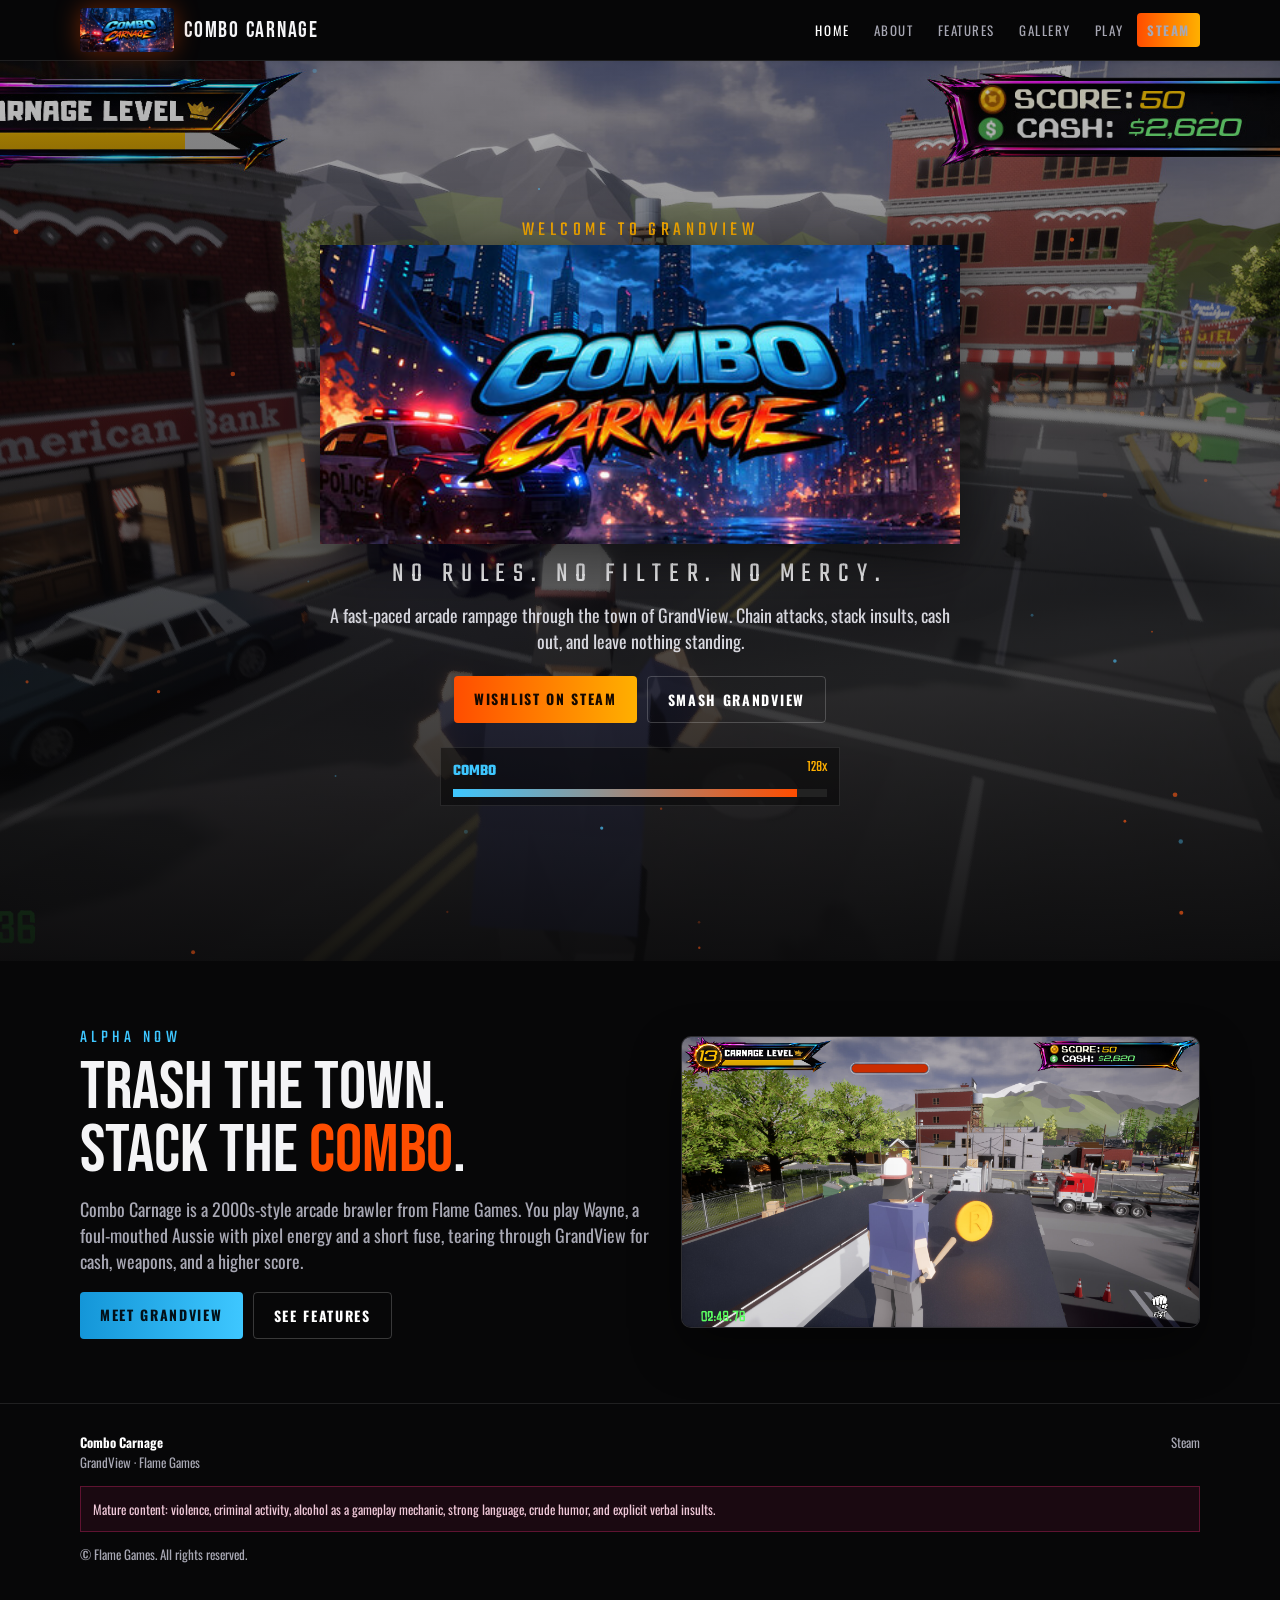
<file: combo-carnage/index.html>
<!DOCTYPE html>
<html lang="en">
<head>
<meta charset="UTF-8">
<meta name="viewport" content="width=device-width, initial-scale=1.0">
<title>Home | Combo Carnage</title>
<link href="https://fonts.googleapis.com/css2?family=Bebas+Neue&family=Oswald:wght@400;600;700&family=Teko:wght@500;600;700&display=swap" rel="stylesheet">
<link rel="stylesheet" href="css/style.css">
</head>
<body>
<nav>
  <div class="in">
    <a class="brand" href="index.html"><img src="images/header.jpg" alt="Combo Carnage"><span>Combo Carnage</span></a>
    <div class="links">
      <a class="on" href="index.html">Home</a>
      <a href="about.html">About</a>
      <a href="features.html">Features</a>
      <a href="gallery.html">Gallery</a>
      <a href="play.html">Play</a>
      <a class="btn fire" href="https://store.steampowered.com/app/4696710/Combo_Carnage/" target="_blank" rel="noopener">Steam</a>
    </div>
  </div>
</nav>

<section class="hero" id="top">
  <div class="hero-photo" style="background-image:url('images/ss2.jpg')"></div>
  <div class="hero-dim"></div>
  <canvas id="embers"></canvas>
  <div class="hero-c in">
    <div class="where">Welcome to GrandView</div>
    <img class="hero-logo" src="images/header.jpg" alt="Combo Carnage">
    <p class="tag">No Rules. No Filter. No Mercy.</p>
    <p class="sub">A fast-paced arcade rampage through the town of GrandView. Chain attacks, stack insults, cash out, and leave nothing standing.</p>
    <div class="cta">
      <a class="btn fire" href="https://store.steampowered.com/app/4696710/Combo_Carnage/" target="_blank" rel="noopener">Wishlist on Steam</a>
      <a class="btn ghost" href="play.html">Smash GrandView</a>
    </div>
    <div class="meter"><b>COMBO</b><span id="heroCombo">0x</span><div class="bar"><div class="fill"></div></div></div>
  </div>
</section>

<section>
  <div class="in grid">
    <div>
      <div class="k">Alpha now</div>
      <h2>Trash the town.<br>Stack the <span class="f">combo</span>.</h2>
      <p class="lead">Combo Carnage is a 2000s-style arcade brawler from Flame Games. You play Wayne, a foul-mouthed Aussie with pixel energy and a short fuse, tearing through GrandView for cash, weapons, and a higher score.</p>
      <div class="cta" style="justify-content:flex-start;margin-top:18px">
        <a class="btn ice" href="about.html">Meet GrandView</a>
        <a class="btn ghost" href="features.html">See features</a>
      </div>
    </div>
    <div class="shot"><img src="images/ss1.jpg" alt="Wayne on a rooftop in GrandView"></div>
  </div>
</section>

<footer>
  <div class="in" style="display:flex;justify-content:space-between;gap:16px;flex-wrap:wrap">
    <div><strong style="color:#fff">Combo Carnage</strong><br>GrandView · Flame Games</div>
    <div class="hide-embed"><a href="https://store.steampowered.com/app/4696710/Combo_Carnage/" target="_blank" rel="noopener">Steam</a></div>
  </div>
  <div class="in warn">Mature content: violence, criminal activity, alcohol as a gameplay mechanic, strong language, crude humor, and explicit verbal insults.</div>
  <p class="in" style="margin-top:12px">&copy; Flame Games. All rights reserved.</p>
</footer>
<script src="js/common.js"></script>
</body>
</html>
</file>
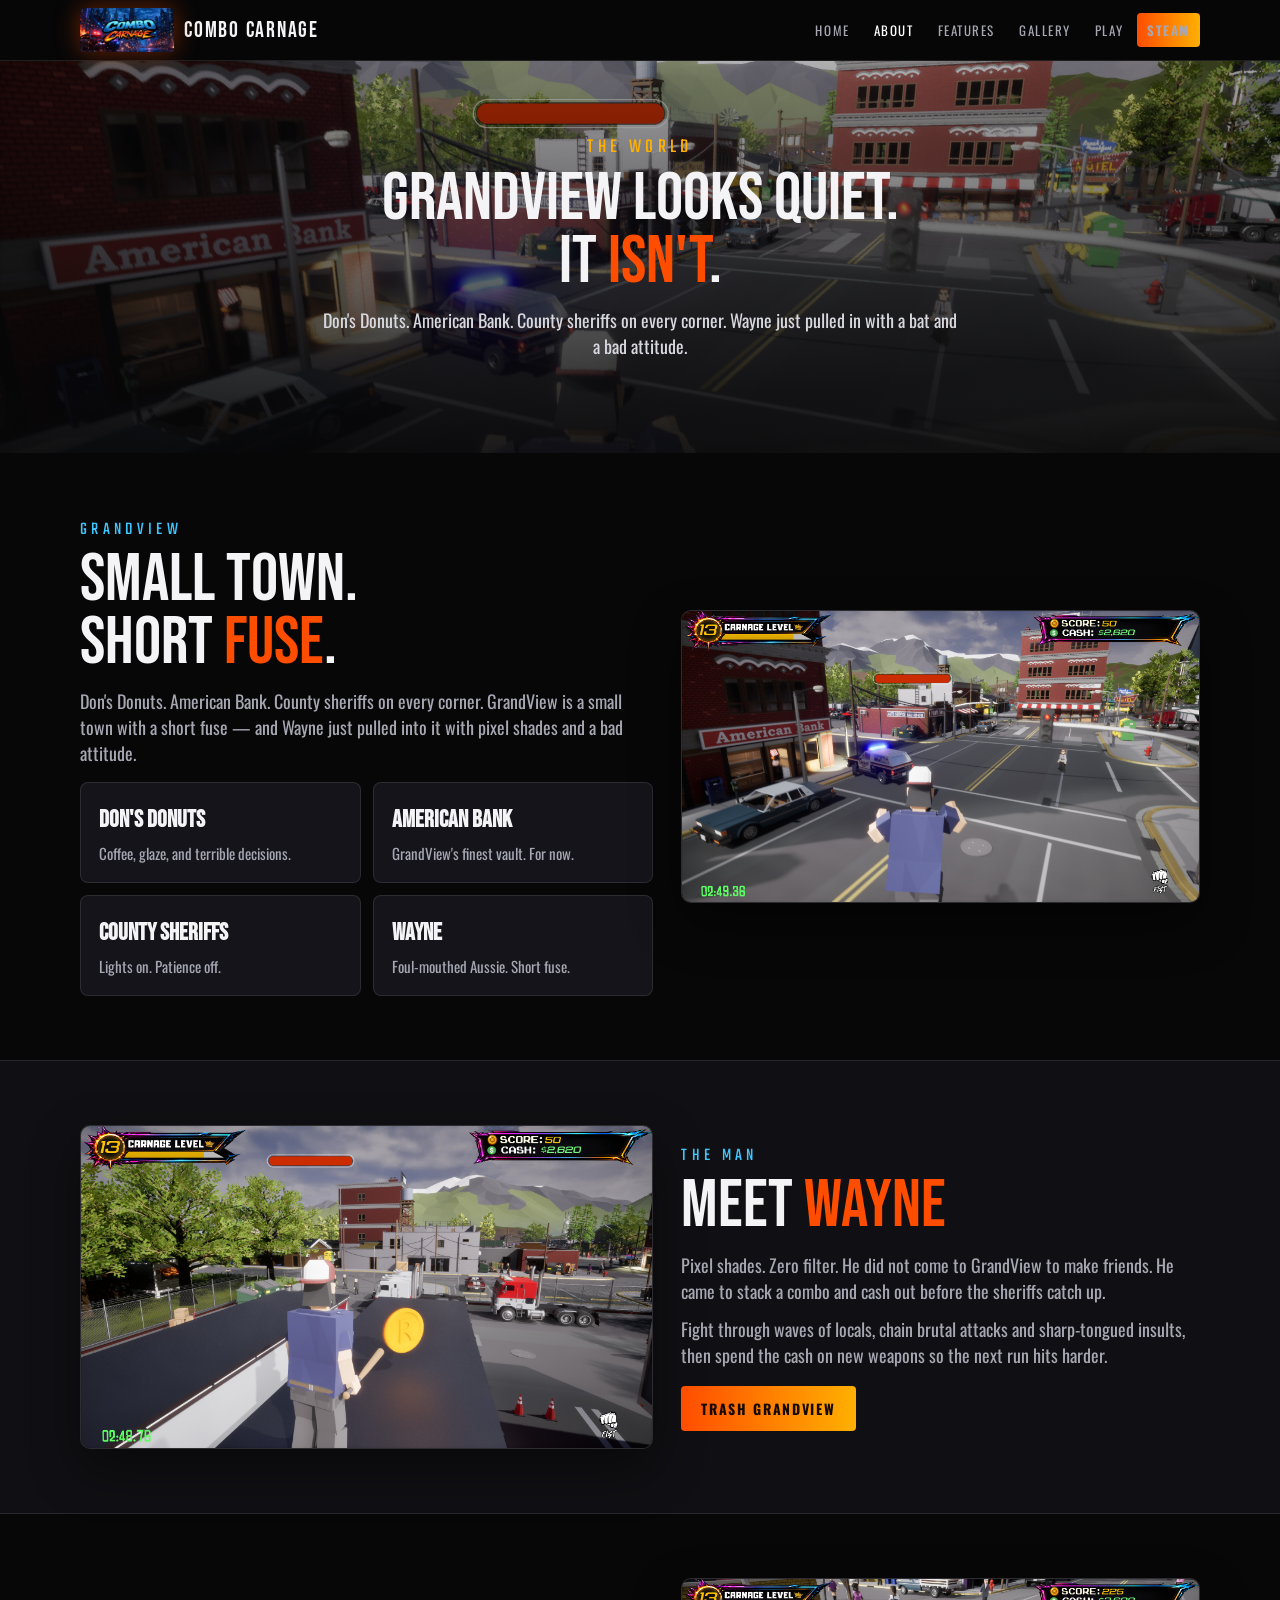
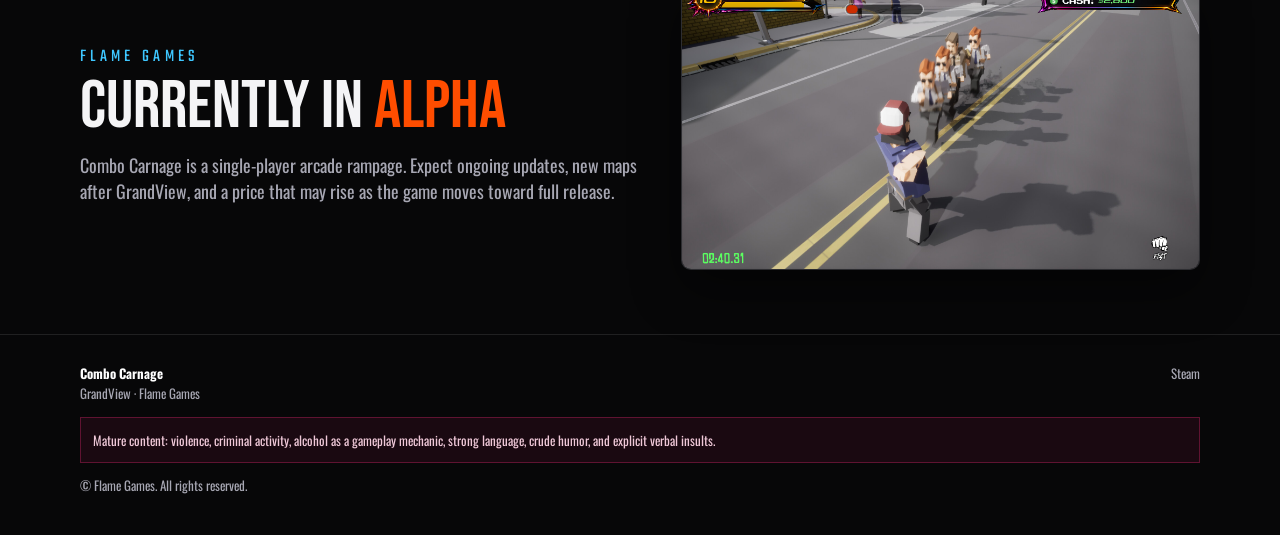
<file: combo-carnage/about.html>
<!DOCTYPE html>
<html lang="en">
<head>
<meta charset="UTF-8">
<meta name="viewport" content="width=device-width, initial-scale=1.0">
<title>About | Combo Carnage</title>
<link href="https://fonts.googleapis.com/css2?family=Bebas+Neue&family=Oswald:wght@400;600;700&family=Teko:wght@500;600;700&display=swap" rel="stylesheet">
<link rel="stylesheet" href="css/style.css">
</head>
<body>
<nav>
  <div class="in">
    <a class="brand" href="index.html"><img src="images/header.jpg" alt="Combo Carnage"><span>Combo Carnage</span></a>
    <div class="links">
      <a href="index.html">Home</a>
      <a class="on" href="about.html">About</a>
      <a href="features.html">Features</a>
      <a href="gallery.html">Gallery</a>
      <a href="play.html">Play</a>
      <a class="btn fire" href="https://store.steampowered.com/app/4696710/Combo_Carnage/" target="_blank" rel="noopener">Steam</a>
    </div>
  </div>
</nav>

<section class="hero page-hero">
  <div class="hero-photo" style="background-image:url('images/ss2.jpg')"></div>
  <div class="hero-dim"></div>
  <div class="hero-c in">
    <div class="where">The world</div>
    <h2>GrandView looks quiet.<br>It <span class="f">isn't</span>.</h2>
    <p class="sub">Don's Donuts. American Bank. County sheriffs on every corner. Wayne just pulled in with a bat and a bad attitude.</p>
  </div>
</section>

<section id="grandview">
  <div class="in grid">
    <div>
      <div class="k">GrandView</div>
      <h2>Small town.<br>Short <span class="f">fuse</span>.</h2>
      <p class="lead">Don's Donuts. American Bank. County sheriffs on every corner. GrandView is a small town with a short fuse — and Wayne just pulled into it with pixel shades and a bad attitude.</p>
      <div class="cards" style="margin-top:16px">
        <article class="card"><h3>Don's Donuts</h3><p>Coffee, glaze, and terrible decisions.</p></article>
        <article class="card"><h3>American Bank</h3><p>GrandView's finest vault. For now.</p></article>
        <article class="card"><h3>County Sheriffs</h3><p>Lights on. Patience off.</p></article>
        <article class="card"><h3>Wayne</h3><p>Foul-mouthed Aussie. Short fuse.</p></article>
      </div>
    </div>
    <div class="shot"><img src="images/ss2.jpg" alt="GrandView street with American Bank and sheriffs"></div>
  </div>
</section>

<section class="band">
  <div class="in grid">
    <div class="shot"><img src="images/ss1.jpg" alt="Wayne"></div>
    <div>
      <div class="k">The man</div>
      <h2>Meet <span class="f">Wayne</span></h2>
      <p class="lead">Pixel shades. Zero filter. He did not come to GrandView to make friends. He came to stack a combo and cash out before the sheriffs catch up.</p>
      <p class="lead" style="margin-top:12px">Fight through waves of locals, chain brutal attacks and sharp-tongued insults, then spend the cash on new weapons so the next run hits harder.</p>
      <p style="margin-top:18px"><a class="btn fire" href="play.html">Trash GrandView</a></p>
    </div>
  </div>
</section>

<section>
  <div class="in grid">
    <div>
      <div class="k">Flame Games</div>
      <h2>Currently in <span class="f">Alpha</span></h2>
      <p class="lead">Combo Carnage is a single-player arcade rampage. Expect ongoing updates, new maps after GrandView, and a price that may rise as the game moves toward full release.</p>
    </div>
    <div class="shot"><img src="images/ss3.jpg" alt="Combo Carnage gameplay"></div>
  </div>
</section>

<footer>
  <div class="in" style="display:flex;justify-content:space-between;gap:16px;flex-wrap:wrap">
    <div><strong style="color:#fff">Combo Carnage</strong><br>GrandView · Flame Games</div>
    <div class="hide-embed"><a href="https://store.steampowered.com/app/4696710/Combo_Carnage/" target="_blank" rel="noopener">Steam</a></div>
  </div>
  <div class="in warn">Mature content: violence, criminal activity, alcohol as a gameplay mechanic, strong language, crude humor, and explicit verbal insults.</div>
  <p class="in" style="margin-top:12px">&copy; Flame Games. All rights reserved.</p>
</footer>
<script src="js/common.js"></script>
</body>
</html>
</file>
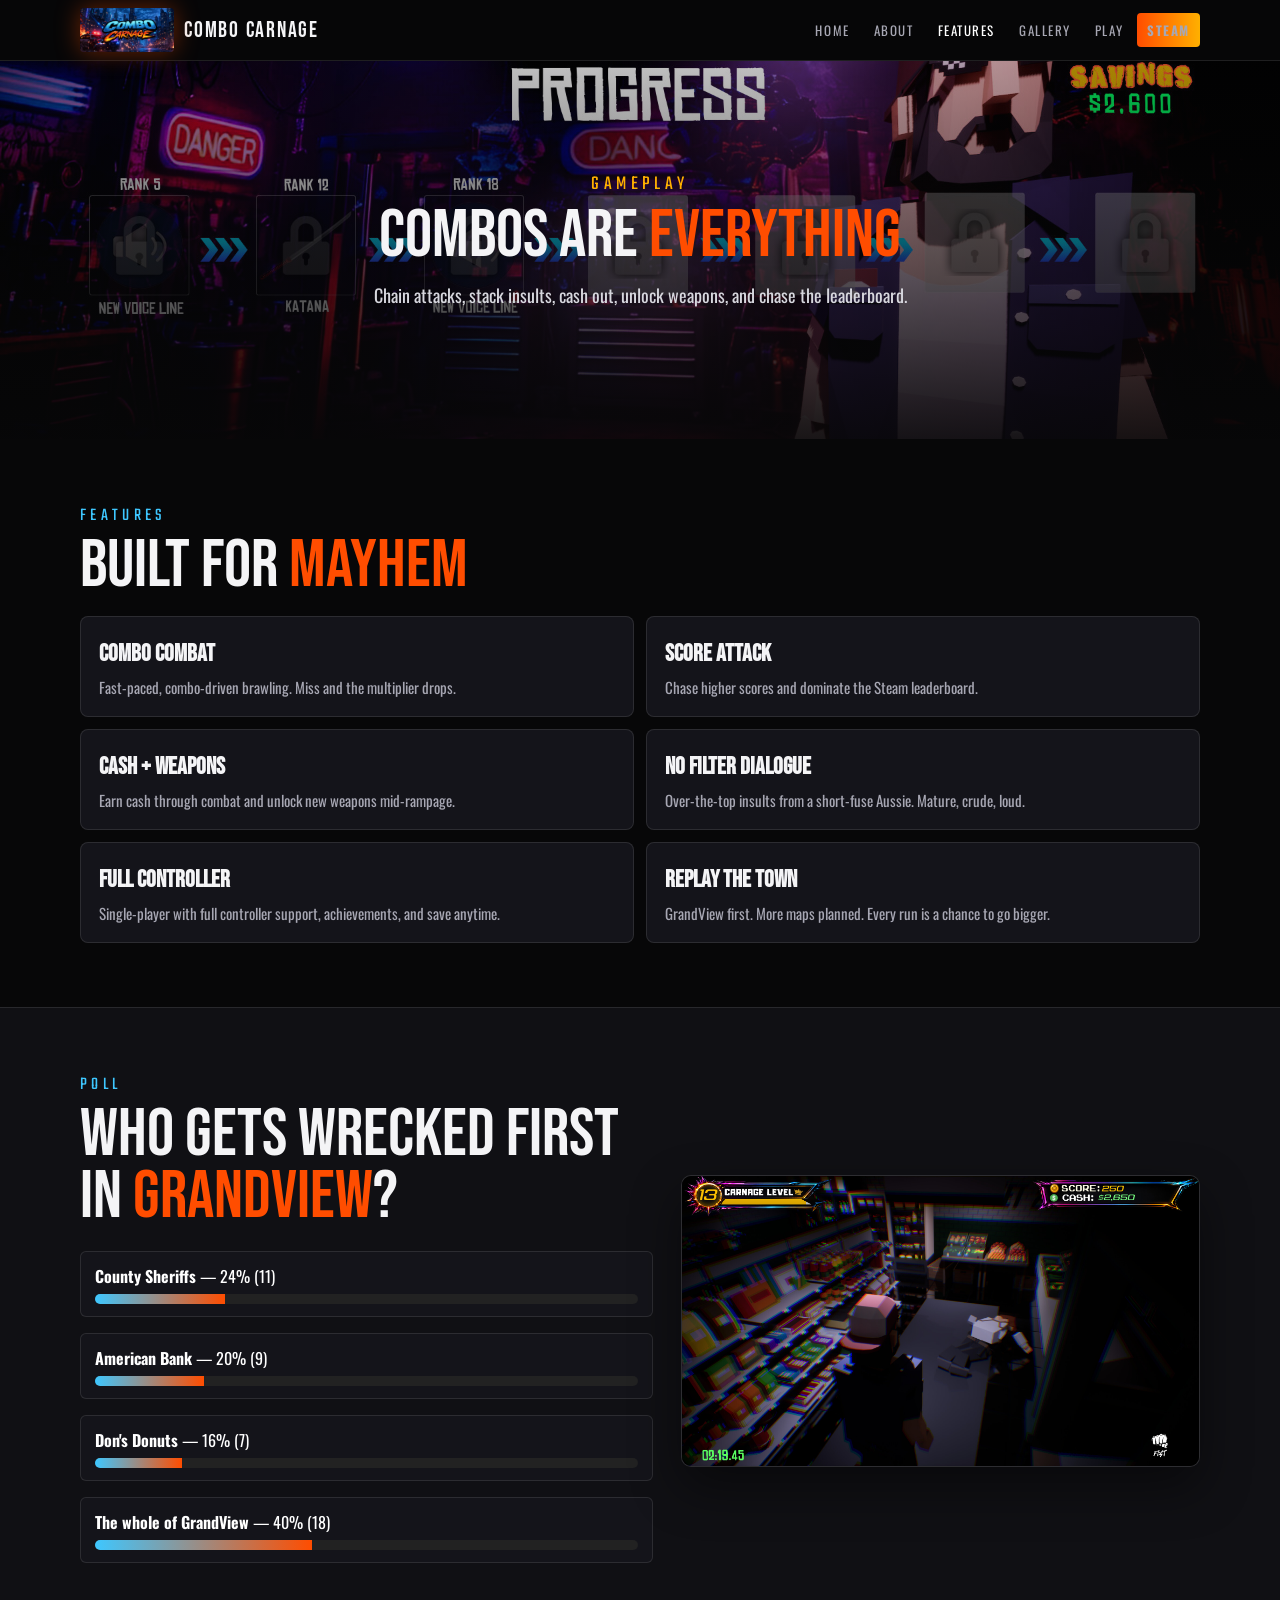
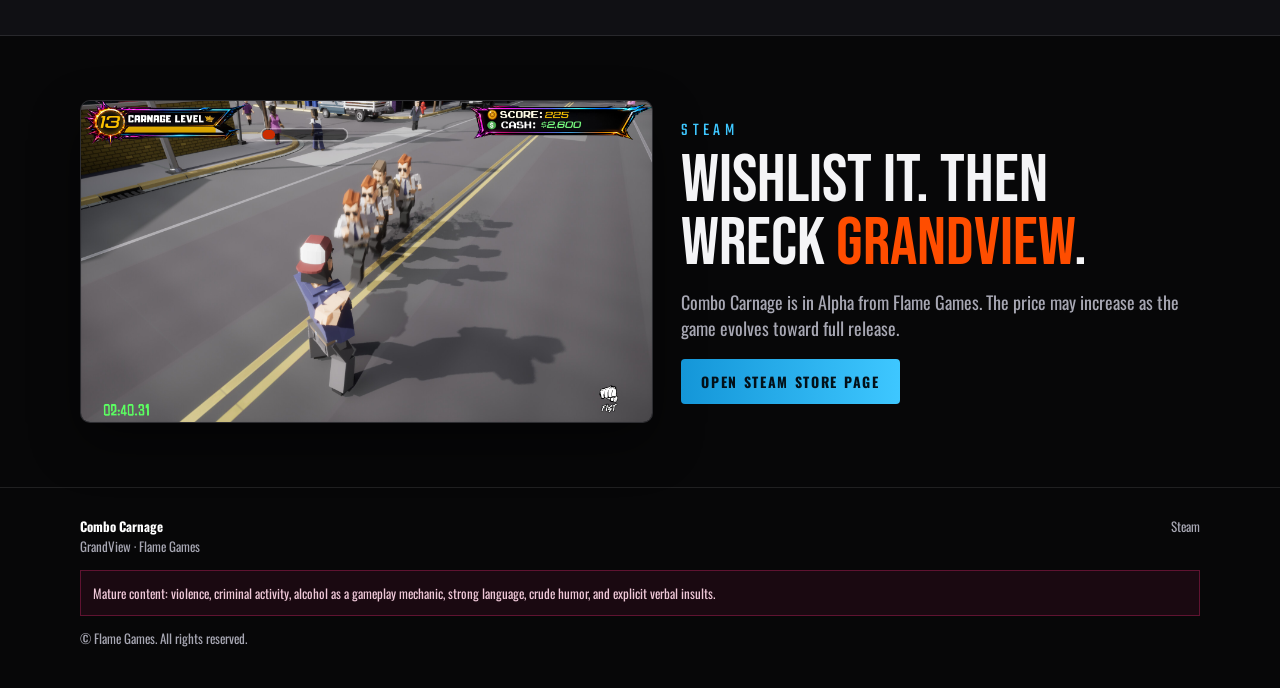
<file: combo-carnage/features.html>
<!DOCTYPE html>
<html lang="en">
<head>
<meta charset="UTF-8">
<meta name="viewport" content="width=device-width, initial-scale=1.0">
<title>Features | Combo Carnage</title>
<link href="https://fonts.googleapis.com/css2?family=Bebas+Neue&family=Oswald:wght@400;600;700&family=Teko:wght@500;600;700&display=swap" rel="stylesheet">
<link rel="stylesheet" href="css/style.css">
</head>
<body>
<nav>
  <div class="in">
    <a class="brand" href="index.html"><img src="images/header.jpg" alt="Combo Carnage"><span>Combo Carnage</span></a>
    <div class="links">
      <a href="index.html">Home</a>
      <a href="about.html">About</a>
      <a class="on" href="features.html">Features</a>
      <a href="gallery.html">Gallery</a>
      <a href="play.html">Play</a>
      <a class="btn fire" href="https://store.steampowered.com/app/4696710/Combo_Carnage/" target="_blank" rel="noopener">Steam</a>
    </div>
  </div>
</nav>

<section class="hero page-hero">
  <div class="hero-photo" style="background-image:url('images/ss4.jpg')"></div>
  <div class="hero-dim"></div>
  <div class="hero-c in">
    <div class="where">Gameplay</div>
    <h2>Combos are <span class="f">everything</span></h2>
    <p class="sub">Chain attacks, stack insults, cash out, unlock weapons, and chase the leaderboard.</p>
  </div>
</section>

<section>
  <div class="in">
    <div class="k">Features</div>
    <h2>Built for <span class="f">mayhem</span></h2>
    <div class="cards" style="margin-top:18px">
      <article class="card"><h3>Combo combat</h3><p>Fast-paced, combo-driven brawling. Miss and the multiplier drops.</p></article>
      <article class="card"><h3>Score attack</h3><p>Chase higher scores and dominate the Steam leaderboard.</p></article>
      <article class="card"><h3>Cash + weapons</h3><p>Earn cash through combat and unlock new weapons mid-rampage.</p></article>
      <article class="card"><h3>No filter dialogue</h3><p>Over-the-top insults from a short-fuse Aussie. Mature, crude, loud.</p></article>
      <article class="card"><h3>Full controller</h3><p>Single-player with full controller support, achievements, and save anytime.</p></article>
      <article class="card"><h3>Replay the town</h3><p>GrandView first. More maps planned. Every run is a chance to go bigger.</p></article>
    </div>
  </div>
</section>

<section class="band">
  <div class="in grid">
    <div>
      <div class="k">Poll</div>
      <h2>Who gets wrecked first in <span class="f">GrandView</span>?</h2>
      <div class="poll" id="pollBox"></div>
    </div>
    <div class="shot"><img src="images/ss5.jpg" alt="Combo Carnage combat"></div>
  </div>
</section>

<section>
  <div class="in grid">
    <div class="shot"><img src="images/ss3.jpg" alt="GrandView action"></div>
    <div>
      <div class="k">Steam</div>
      <h2>Wishlist it. Then wreck <span class="f">GrandView</span>.</h2>
      <p class="lead">Combo Carnage is in Alpha from Flame Games. The price may increase as the game evolves toward full release.</p>
      <p style="margin-top:18px"><a class="btn ice" href="https://store.steampowered.com/app/4696710/Combo_Carnage/" target="_blank" rel="noopener">Open Steam Store Page</a></p>
    </div>
  </div>
</section>

<footer>
  <div class="in" style="display:flex;justify-content:space-between;gap:16px;flex-wrap:wrap">
    <div><strong style="color:#fff">Combo Carnage</strong><br>GrandView · Flame Games</div>
    <div class="hide-embed"><a href="https://store.steampowered.com/app/4696710/Combo_Carnage/" target="_blank" rel="noopener">Steam</a></div>
  </div>
  <div class="in warn">Mature content: violence, criminal activity, alcohol as a gameplay mechanic, strong language, crude humor, and explicit verbal insults.</div>
  <p class="in" style="margin-top:12px">&copy; Flame Games. All rights reserved.</p>
</footer>
<script src="js/common.js"></script>
<script src="js/poll.js"></script>
</body>
</html>
</file>
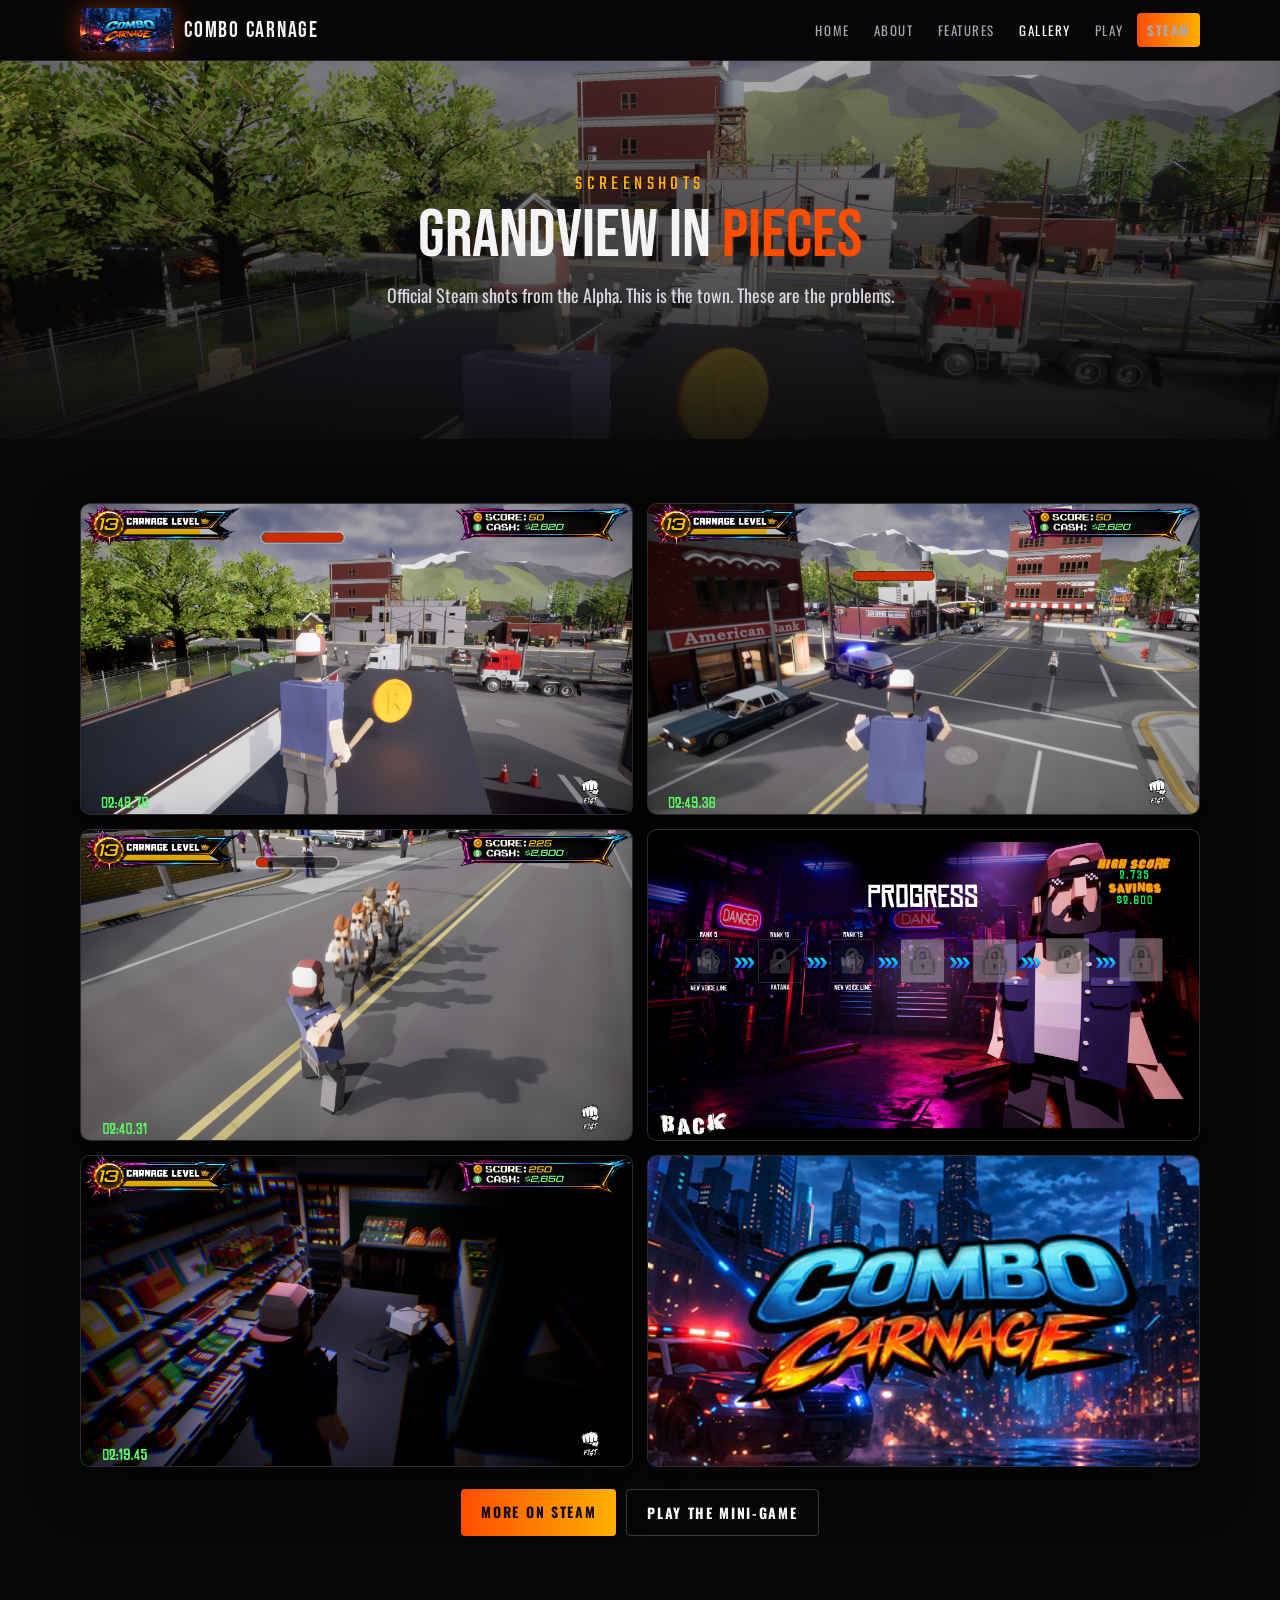
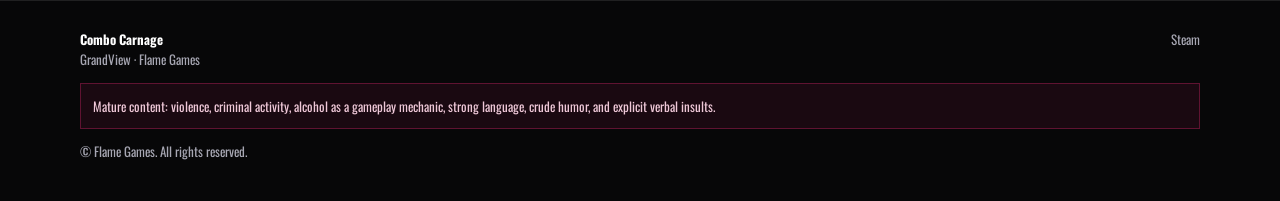
<file: combo-carnage/gallery.html>
<!DOCTYPE html>
<html lang="en">
<head>
<meta charset="UTF-8">
<meta name="viewport" content="width=device-width, initial-scale=1.0">
<title>Gallery | Combo Carnage</title>
<link href="https://fonts.googleapis.com/css2?family=Bebas+Neue&family=Oswald:wght@400;600;700&family=Teko:wght@500;600;700&display=swap" rel="stylesheet">
<link rel="stylesheet" href="css/style.css">
</head>
<body>
<nav>
  <div class="in">
    <a class="brand" href="index.html"><img src="images/header.jpg" alt="Combo Carnage"><span>Combo Carnage</span></a>
    <div class="links">
      <a href="index.html">Home</a>
      <a href="about.html">About</a>
      <a href="features.html">Features</a>
      <a class="on" href="gallery.html">Gallery</a>
      <a href="play.html">Play</a>
      <a class="btn fire" href="https://store.steampowered.com/app/4696710/Combo_Carnage/" target="_blank" rel="noopener">Steam</a>
    </div>
  </div>
</nav>

<section class="hero page-hero">
  <div class="hero-photo" style="background-image:url('images/ss1.jpg')"></div>
  <div class="hero-dim"></div>
  <div class="hero-c in">
    <div class="where">Screenshots</div>
    <h2>GrandView in <span class="f">pieces</span></h2>
    <p class="sub">Official Steam shots from the Alpha. This is the town. These are the problems.</p>
  </div>
</section>

<section>
  <div class="in">
    <div class="gallery">
      <div class="shot"><img src="images/ss1.jpg" alt="Wayne on a rooftop holding a cash coin"></div>
      <div class="shot"><img src="images/ss2.jpg" alt="American Bank and sheriff cruiser"></div>
      <div class="shot"><img src="images/ss3.jpg" alt="Combo Carnage screenshot 3"></div>
      <div class="shot"><img src="images/ss4.jpg" alt="Combo Carnage screenshot 4"></div>
      <div class="shot"><img src="images/ss5.jpg" alt="Combo Carnage screenshot 5"></div>
      <div class="shot"><img src="images/header.jpg" alt="Combo Carnage key art"></div>
    </div>
    <div class="cta" style="margin-top:22px">
      <a class="btn fire" href="https://store.steampowered.com/app/4696710/Combo_Carnage/" target="_blank" rel="noopener">More on Steam</a>
      <a class="btn ghost" href="play.html">Play the mini-game</a>
    </div>
  </div>
</section>

<footer>
  <div class="in" style="display:flex;justify-content:space-between;gap:16px;flex-wrap:wrap">
    <div><strong style="color:#fff">Combo Carnage</strong><br>GrandView · Flame Games</div>
    <div class="hide-embed"><a href="https://store.steampowered.com/app/4696710/Combo_Carnage/" target="_blank" rel="noopener">Steam</a></div>
  </div>
  <div class="in warn">Mature content: violence, criminal activity, alcohol as a gameplay mechanic, strong language, crude humor, and explicit verbal insults.</div>
  <p class="in" style="margin-top:12px">&copy; Flame Games. All rights reserved.</p>
</footer>
<script src="js/common.js"></script>
</body>
</html>
</file>
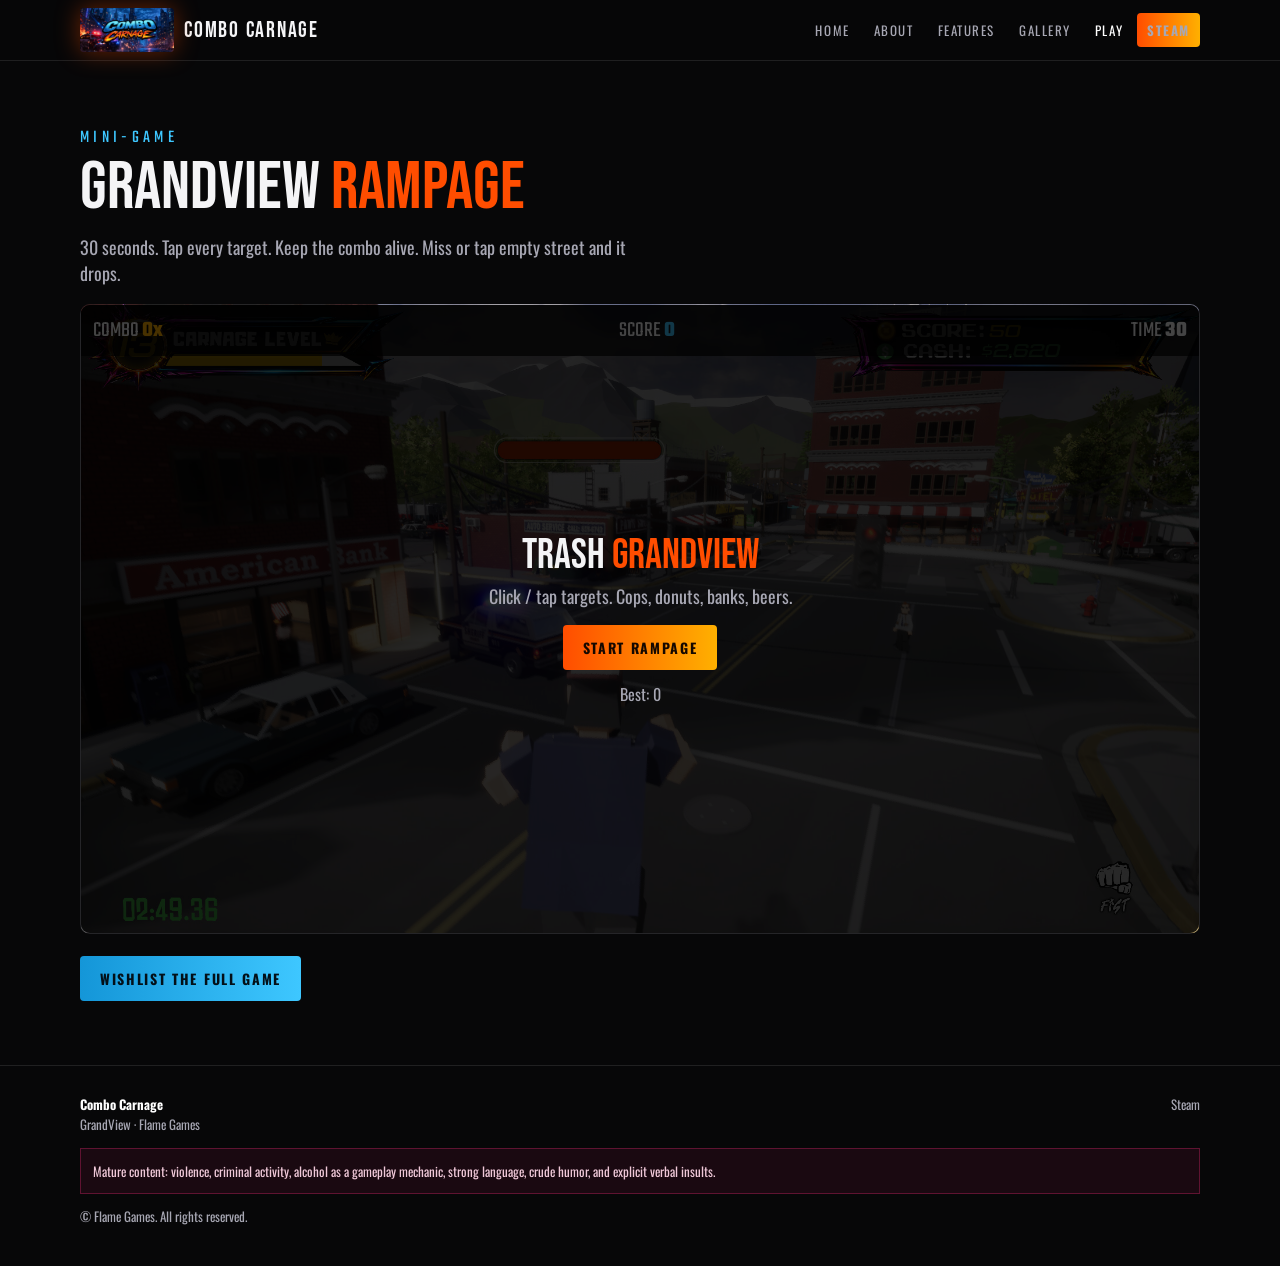
<file: combo-carnage/play.html>
<!DOCTYPE html>
<html lang="en">
<head>
<meta charset="UTF-8">
<meta name="viewport" content="width=device-width, initial-scale=1.0">
<title>Play | Combo Carnage</title>
<link href="https://fonts.googleapis.com/css2?family=Bebas+Neue&family=Oswald:wght@400;600;700&family=Teko:wght@500;600;700&display=swap" rel="stylesheet">
<link rel="stylesheet" href="css/style.css">
</head>
<body>
<nav>
  <div class="in">
    <a class="brand" href="index.html"><img src="images/header.jpg" alt="Combo Carnage"><span>Combo Carnage</span></a>
    <div class="links">
      <a href="index.html">Home</a>
      <a href="about.html">About</a>
      <a href="features.html">Features</a>
      <a href="gallery.html">Gallery</a>
      <a class="on" href="play.html">Play</a>
      <a class="btn fire" href="https://store.steampowered.com/app/4696710/Combo_Carnage/" target="_blank" rel="noopener">Steam</a>
    </div>
  </div>
</nav>

<section id="rampage">
  <div class="in">
    <div class="k">Mini-game</div>
    <h2>GrandView <span class="f">Rampage</span></h2>
    <p class="lead">30 seconds. Tap every target. Keep the combo alive. Miss or tap empty street and it drops.</p>
    <div class="arena" id="arena" style="background-image:url('images/ss2.jpg')">
      <div class="arena-ui">
        <div>COMBO <b id="gCombo" style="color:#ffb000">0x</b></div>
        <div>SCORE <b id="gScore" style="color:#3ec7ff">0</b></div>
        <div>TIME <b id="gTime">30</b></div>
      </div>
      <div class="overlay" id="gStart">
        <h2 style="font-size:42px;margin-bottom:8px">Trash <span class="f">GrandView</span></h2>
        <p class="lead" style="margin-bottom:16px">Click / tap targets. Cops, donuts, banks, beers.</p>
        <button class="btn fire" id="gGo" type="button">Start Rampage</button>
        <p style="margin-top:12px;color:#a7a7b3" id="gBest">Best: 0</p>
      </div>
    </div>
    <div class="cta" style="margin-top:22px;justify-content:flex-start">
      <a class="btn ice" href="https://store.steampowered.com/app/4696710/Combo_Carnage/" target="_blank" rel="noopener">Wishlist the full game</a>
    </div>
  </div>
</section>

<footer>
  <div class="in" style="display:flex;justify-content:space-between;gap:16px;flex-wrap:wrap">
    <div><strong style="color:#fff">Combo Carnage</strong><br>GrandView · Flame Games</div>
    <div class="hide-embed"><a href="https://store.steampowered.com/app/4696710/Combo_Carnage/" target="_blank" rel="noopener">Steam</a></div>
  </div>
  <div class="in warn">Mature content: violence, criminal activity, alcohol as a gameplay mechanic, strong language, crude humor, and explicit verbal insults.</div>
  <p class="in" style="margin-top:12px">&copy; Flame Games. All rights reserved.</p>
</footer>
<script src="js/common.js"></script>
<script src="js/game.js"></script>
</body>
</html>
</file>
<file: combo-carnage/css/style.css>
*{box-sizing:border-box;margin:0;padding:0}
html{scroll-behavior:smooth;height:100%}
body{
  background:#070708;
  color:#f4f4f6;
  font-family:Oswald,Arial,sans-serif;
  overflow-x:hidden;
  min-height:100%;
}
a{color:inherit;text-decoration:none}
img{max-width:100%;display:block}
.in{width:min(1120px,calc(100% - 28px));margin:0 auto}
nav{
  position:sticky;top:0;z-index:50;
  background:rgba(7,7,8,.94);
  border-bottom:1px solid rgba(255,255,255,.1);
  backdrop-filter:blur(12px);
}
nav .in{display:flex;align-items:center;justify-content:space-between;gap:12px;padding:8px 0}
.brand{display:flex;align-items:center;gap:10px}
.brand img{height:44px;width:auto;border-radius:4px;filter:drop-shadow(0 0 12px rgba(255,77,0,.4))}
.brand span{font-family:"Bebas Neue",Impact,sans-serif;letter-spacing:.08em;font-size:22px}
.links{display:flex;flex-wrap:wrap;gap:4px;align-items:center}
.links a{padding:7px 10px;letter-spacing:.12em;text-transform:uppercase;font-size:13px;color:#a7a7b3}
.links a:hover,.links a.on{color:#fff}
.btn{
  display:inline-block;padding:12px 20px;border-radius:4px;font-weight:700;
  letter-spacing:.12em;text-transform:uppercase;font-size:14px;border:0;cursor:pointer;
  font-family:Oswald,Arial,sans-serif;
}
.fire{background:linear-gradient(90deg,#ff4d00,#ffb000);color:#140800}
.ice{background:linear-gradient(90deg,#1496d8,#3ec7ff);color:#031018}
.ghost{border:1px solid rgba(255,255,255,.2);background:transparent;color:#fff}
.hero{
  position:relative;min-height:100vh;display:flex;align-items:center;justify-content:center;
  text-align:center;padding:72px 0;overflow:hidden;
}
.page-hero{min-height:42vh}
.hero-photo{
  position:absolute;inset:0;
  background:#111 center 35%/cover no-repeat;
  animation:ken 18s ease-in-out infinite alternate;
}
.hero-dim{position:absolute;inset:0;background:linear-gradient(180deg,rgba(7,7,8,.25),rgba(7,7,8,.92))}
@keyframes ken{from{transform:scale(1.04)}to{transform:scale(1.12)}}
#embers{position:absolute;inset:0;width:100%;height:100%;pointer-events:none;z-index:1}
.hero-c{position:relative;z-index:2}
.hero-logo{width:min(640px,92vw);margin:0 auto 10px;filter:drop-shadow(0 10px 30px rgba(0,0,0,.6))}
.tag{font-family:Teko,sans-serif;letter-spacing:.28em;text-transform:uppercase;font-size:clamp(18px,3vw,28px);margin:8px 0;animation:flick 4.5s infinite}
@keyframes flick{0%,19%,21%,50%,52%,100%{opacity:1}20%,51%{opacity:.45}}
.where{color:#ffb000;letter-spacing:.22em;text-transform:uppercase;font-family:Teko,sans-serif;font-size:20px}
.sub{color:#d7d7de;max-width:640px;margin:8px auto 22px;font-size:18px}
.cta{display:flex;gap:10px;justify-content:center;flex-wrap:wrap}
.meter{margin:24px auto 0;width:min(400px,92%);background:rgba(0,0,0,.45);border:1px solid rgba(255,255,255,.1);padding:8px 12px;text-align:left}
.meter b{font-family:Teko,sans-serif;color:#3ec7ff}
.meter span{float:right;color:#ffb000;font-family:Teko,sans-serif}
.bar{height:8px;background:#222;margin-top:6px;overflow:hidden}
.fill{height:100%;width:0;background:linear-gradient(90deg,#3ec7ff,#ff4d00);animation:fill 2.2s .3s ease forwards}
@keyframes fill{to{width:92%}}
section{padding:64px 0}
.k{font-family:Teko,sans-serif;letter-spacing:.24em;text-transform:uppercase;color:#3ec7ff;font-size:18px}
h2{font-family:"Bebas Neue",Impact,sans-serif;font-size:clamp(36px,6.4vw,68px);line-height:.92;margin:6px 0 14px;font-weight:400}
h2 .f{color:#ff4d00}
.lead{color:#a7a7b3;max-width:64ch;font-size:18px}
.grid{display:grid;grid-template-columns:1.05fr .95fr;gap:28px;align-items:center}
.cards{display:grid;grid-template-columns:1fr 1fr;gap:12px}
.cards.one{grid-template-columns:1fr}
.card{background:#14141a;border:1px solid rgba(255,255,255,.1);padding:18px;border-radius:8px;transition:transform .2s,border-color .2s}
.card:hover{transform:translateY(-6px);border-color:rgba(255,77,0,.45)}
.card h3{font-family:"Bebas Neue",Impact,sans-serif;font-size:24px;margin:4px 0 8px}
.card p{color:#a7a7b3;font-size:15px}
.shot{border-radius:10px;border:1px solid rgba(255,255,255,.12);overflow:hidden;box-shadow:0 20px 50px rgba(0,0,0,.45);background:#101014}
.shot img{width:100%;height:100%;object-fit:cover}
.band{background:#101014;border-top:1px solid rgba(255,255,255,.1);border-bottom:1px solid rgba(255,255,255,.1)}
.arena{
  background:#0c0c10 center/cover no-repeat;
  border:1px solid rgba(255,255,255,.1);
  border-radius:10px;min-height:460px;height:70vh;max-height:720px;
  position:relative;overflow:hidden;cursor:crosshair;margin-top:18px;
  touch-action:manipulation;user-select:none;
}
.arena::before{content:"";position:absolute;inset:0;background:rgba(7,7,8,.45);pointer-events:none}
.arena-ui{
  display:flex;justify-content:space-between;gap:10px;flex-wrap:wrap;
  padding:10px 12px;background:rgba(0,0,0,.72);
  position:absolute;left:0;right:0;top:0;z-index:6;
  font-family:Teko,sans-serif;font-size:22px;pointer-events:none;
}
.target{
  position:absolute;width:78px;height:78px;border-radius:50%;
  display:flex;align-items:center;justify-content:center;
  font-size:30px;transform:translate(-50%,-50%) scale(1);
  border:3px solid #fff;cursor:pointer;z-index:4;
  box-shadow:0 0 18px rgba(255,77,0,.45);
  animation:popin .18s ease-out;
  pointer-events:auto;
}
@keyframes popin{from{transform:translate(-50%,-50%) scale(.4);opacity:0}to{transform:translate(-50%,-50%) scale(1);opacity:1}}
.t-cop{background:#1a2a44}.t-donut{background:#6b2a6e}.t-bank{background:#3a2a12}.t-beer{background:#5a2208}
.float{position:absolute;pointer-events:none;font-family:Teko,sans-serif;font-size:22px;animation:up .7s ease forwards;z-index:7;white-space:nowrap;text-shadow:0 2px 8px #000}
@keyframes up{to{transform:translateY(-40px);opacity:0}}
.overlay{
  position:absolute;inset:0;background:rgba(0,0,0,.72);
  display:flex;align-items:center;justify-content:center;flex-direction:column;
  text-align:center;z-index:8;padding:20px;
}
.overlay.hidden{display:none !important;pointer-events:none !important}
.poll button{width:100%;text-align:left;margin:8px 0;padding:12px 14px;background:#14141a;border:1px solid rgba(255,255,255,.1);color:#fff;border-radius:6px;cursor:pointer;font-family:Oswald,Arial,sans-serif;font-size:16px}
.poll button:hover{border-color:#ff4d00}
.pbar{height:10px;background:#222;border-radius:6px;overflow:hidden;margin-top:6px}
.pfill{height:100%;background:linear-gradient(90deg,#3ec7ff,#ff4d00);width:0}
footer{padding:28px 0 40px;border-top:1px solid rgba(255,255,255,.1);color:#a7a7b3;font-size:13px}
.warn{margin-top:14px;padding:12px;border:1px solid rgba(255,45,122,.3);background:rgba(255,45,122,.08);color:#efc8d8}
.center{text-align:center}
.gallery{display:grid;grid-template-columns:repeat(2,1fr);gap:14px}
.gallery .shot img{aspect-ratio:16/9}
.embed-note{display:none;margin:10px auto 0;max-width:64ch;color:#a7a7b3;font-size:13px}
body.in-iframe nav,body.in-iframe footer .hide-embed{display:none}
body.in-iframe .hero{min-height:auto;padding:40px 0 28px}
body.in-iframe section{padding:36px 0}
@media(max-width:800px){
  .grid,.cards,.gallery{grid-template-columns:1fr}
  nav .in{flex-direction:column;align-items:flex-start}
  .arena{height:62vh;min-height:380px}
}
</file>
